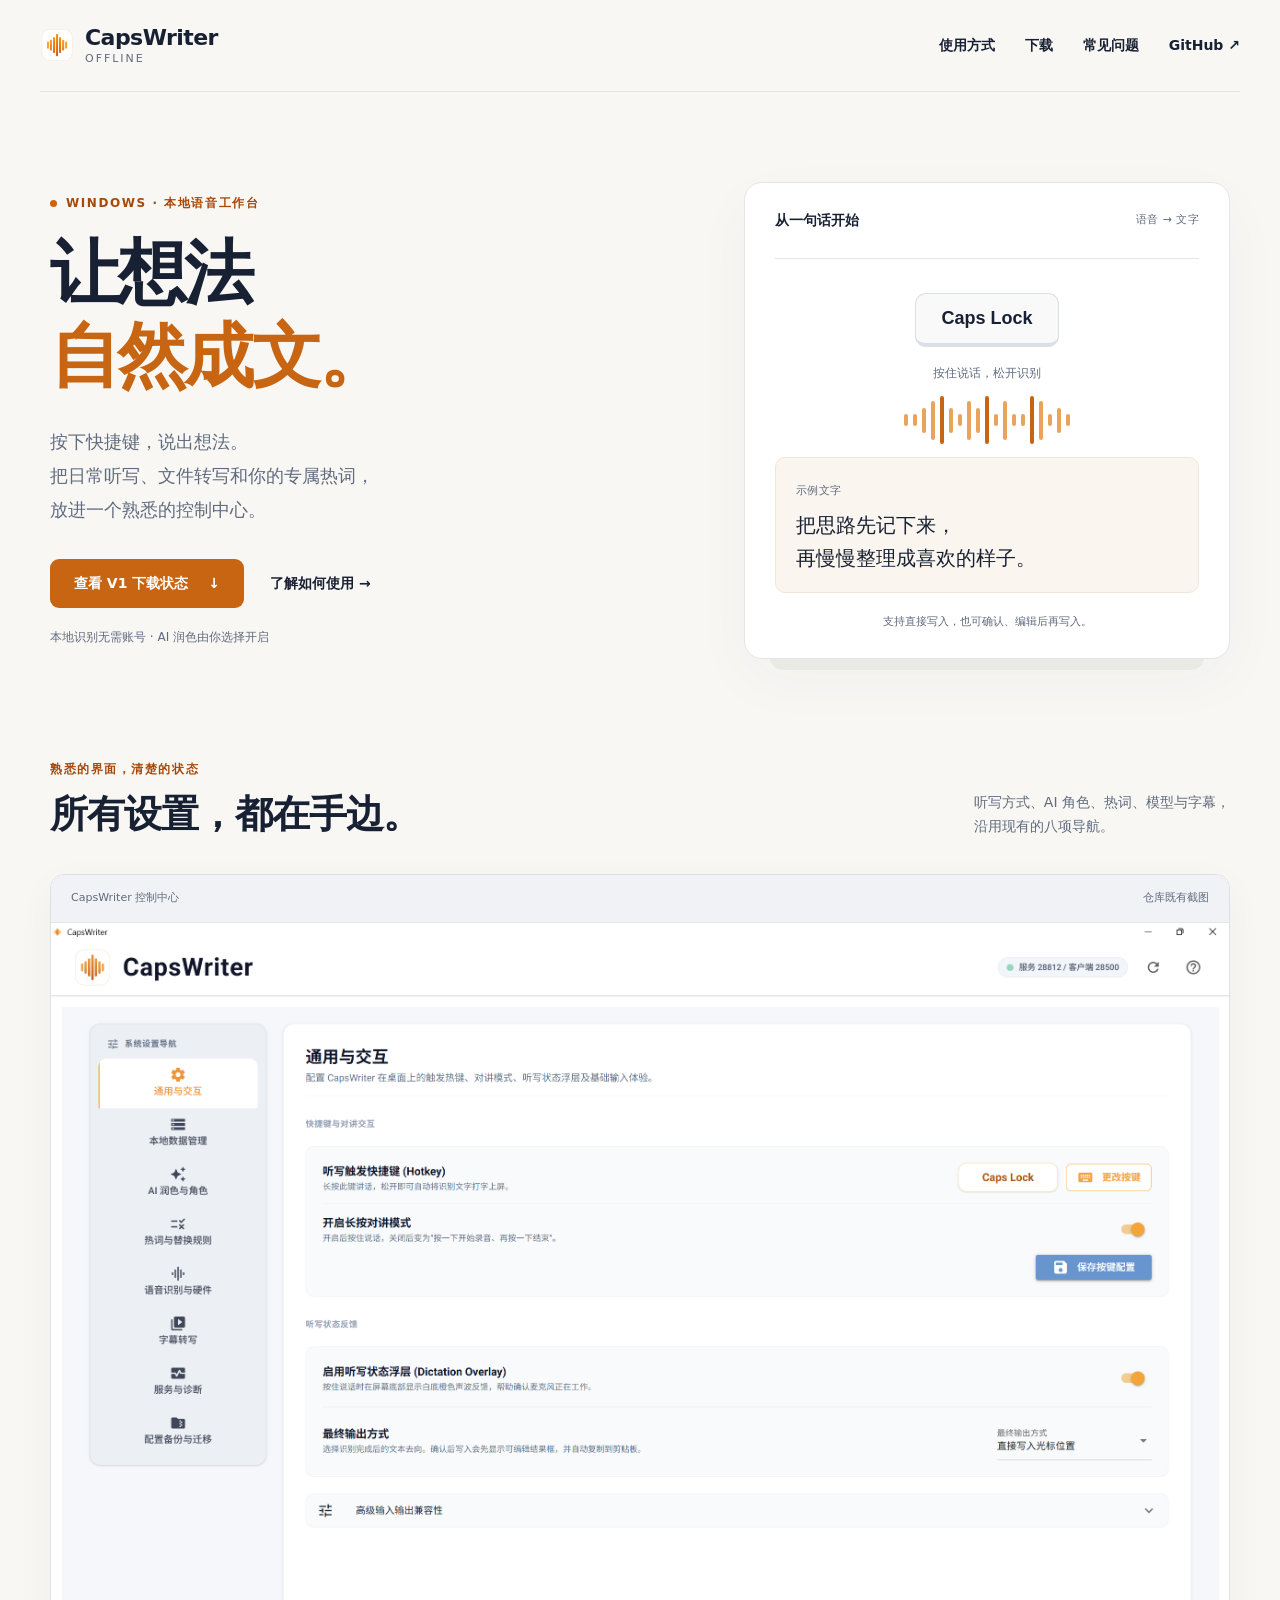
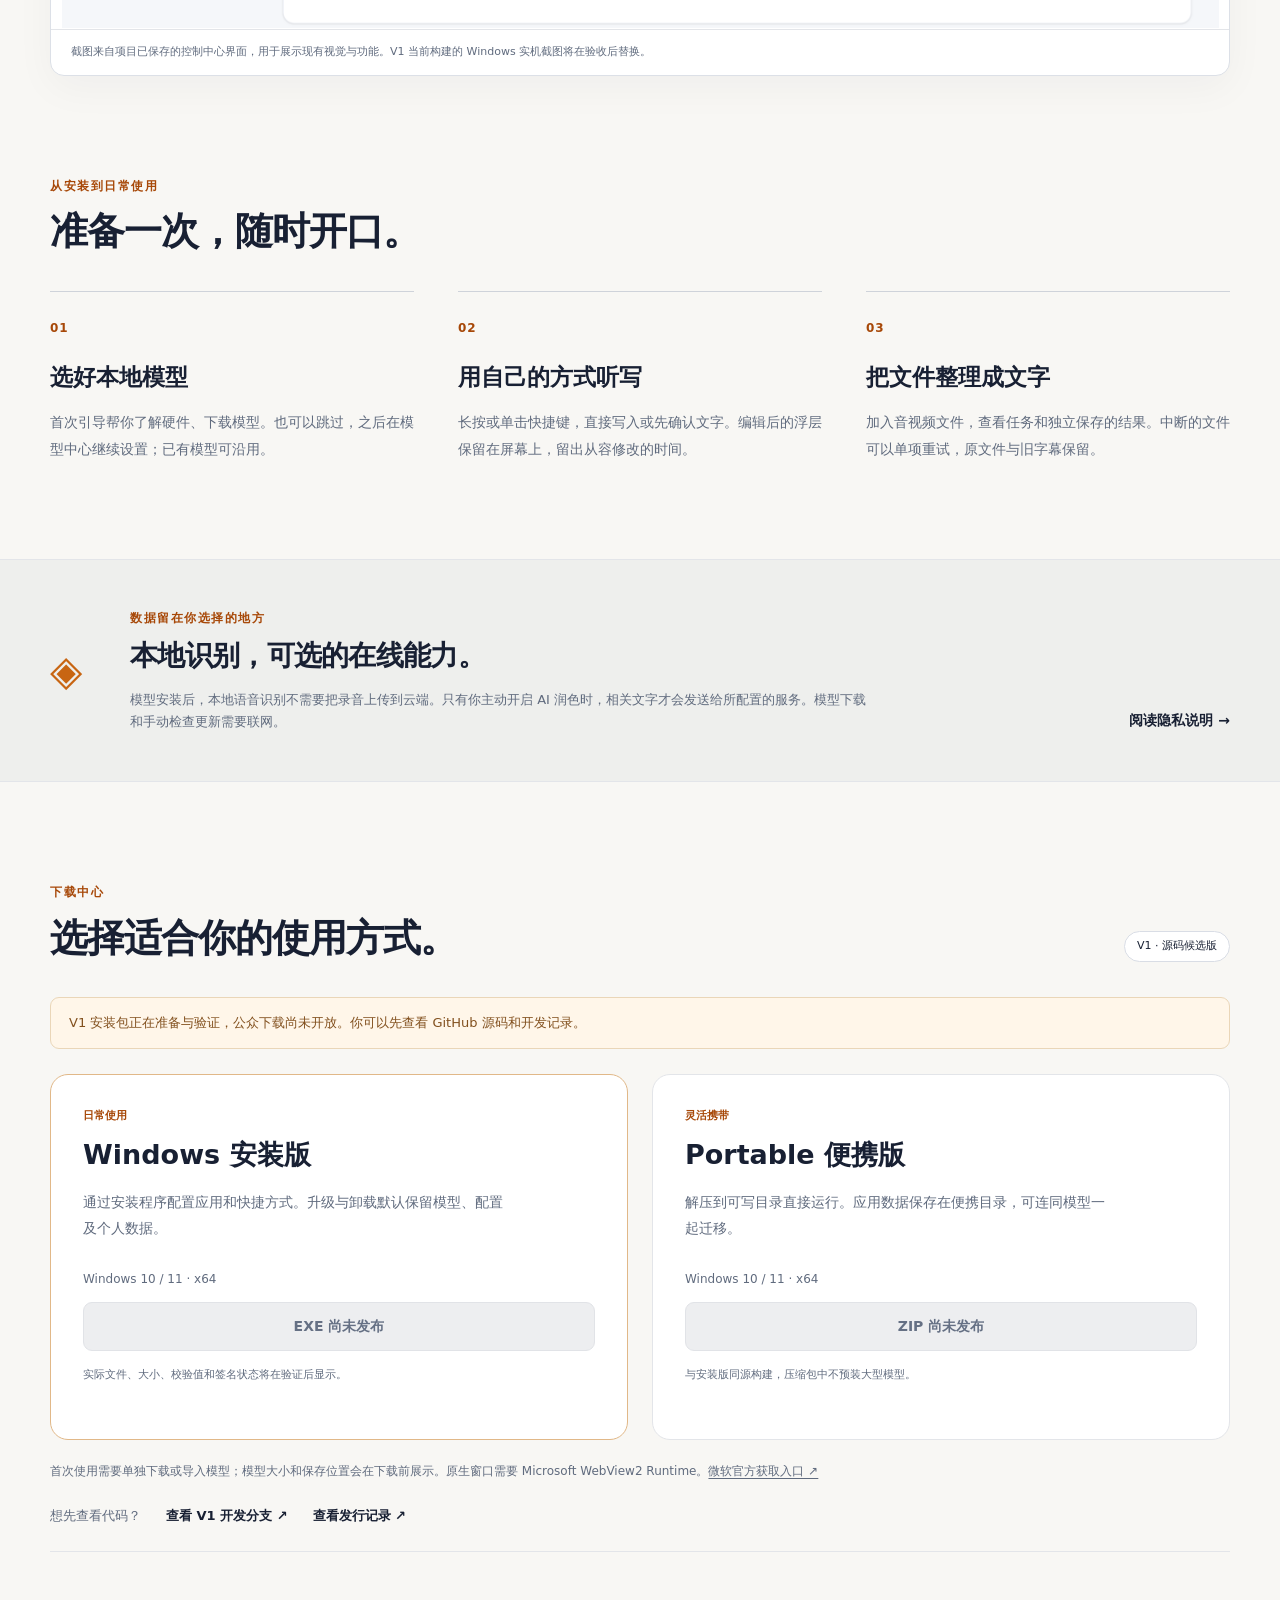
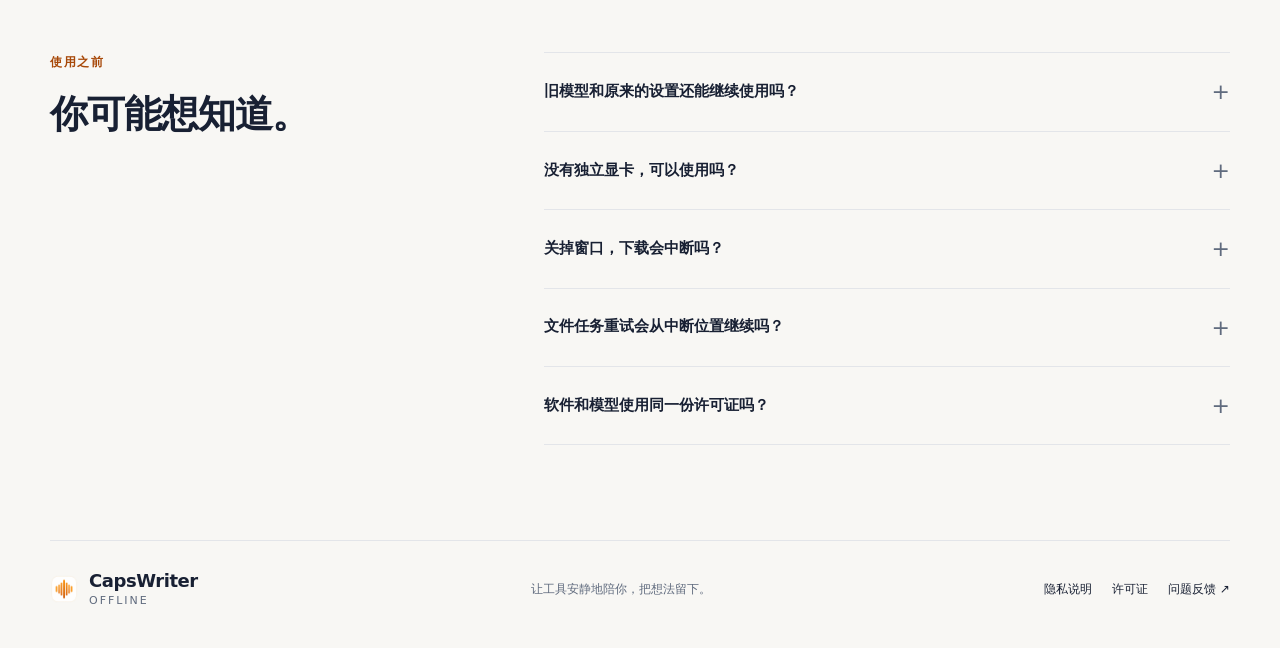
<file: website/index.html>
<!doctype html>
<html lang="zh-CN">
<head>
  <meta charset="utf-8">
  <meta name="viewport" content="width=device-width, initial-scale=1">
  <meta name="description" content="CapsWriter Offline：面向 Windows 的本地语音输入与文件转写。保留熟悉的控制中心，加入首次引导、模型中心和安全的任务恢复。">
  <meta name="theme-color" content="#f8f7f4">
  <title>CapsWriter Offline · 让想法自然成文</title>
  <link rel="icon" href="assets/capswriter_logo.png" type="image/png">
  <link rel="stylesheet" href="style.css">
  <script src="release.js" defer></script>
</head>
<body>
  <a class="skip-link" href="#main">跳转到主要内容</a>
  <header class="site-header">
    <a class="brand" href="#" aria-label="CapsWriter 首页"><img src="assets/capswriter_logo.png" width="34" height="34" alt=""><span>CapsWriter<span class="brand-suffix">Offline</span></span></a>
    <nav aria-label="主导航"><a href="#workflow">使用方式</a><a href="#download">下载</a><a href="#questions">常见问题</a><a href="https://github.com/qianxiaohuaqi-design/CapsWriter-Offline" target="_blank" rel="noopener noreferrer">GitHub <span aria-hidden="true">↗</span></a></nav>
  </header>
  <main id="main">
    <section class="hero wrap" aria-labelledby="hero-title">
      <div class="hero-copy">
        <p class="eyebrow"><span class="status-dot" aria-hidden="true"></span> WINDOWS · 本地语音工作台</p>
        <h1 id="hero-title">让想法<br><span>自然成文。</span></h1>
        <p class="hero-intro">按下快捷键，说出想法。<br>把日常听写、文件转写和你的专属热词，<br class="desktop-only">放进一个熟悉的控制中心。</p>
        <div class="hero-actions"><a class="button primary" href="#download">查看 V1 下载状态 <span aria-hidden="true">↓</span></a><a class="text-link" href="#workflow">了解如何使用 <span aria-hidden="true">→</span></a></div>
        <p class="hero-note">本地识别无需账号 · AI 润色由你选择开启</p>
      </div>
      <aside class="hero-aside" aria-label="一次听写的流程">
        <div class="aside-top"><span>从一句话开始</span><span class="small-label">语音 → 文字</span></div>
        <div class="key-display"><kbd>Caps Lock</kbd><span>按住说话，松开识别</span></div>
        <div class="wave" aria-hidden="true"><i></i><i></i><i></i><i></i><i></i><i></i><i></i><i></i><i></i><i></i><i></i><i></i><i></i><i></i><i></i><i></i><i></i><i></i><i></i></div>
        <div class="example-result"><span class="small-label">示例文字</span><p>把思路先记下来，<br>再慢慢整理成喜欢的样子。</p></div>
        <p class="aside-foot">支持直接写入，也可确认、编辑后再写入。</p>
      </aside>
    </section>
    <section class="product wrap" aria-labelledby="product-title">
      <div class="section-heading"><div><p class="eyebrow">熟悉的界面，清楚的状态</p><h2 id="product-title">所有设置，都在手边。</h2></div><p>听写方式、AI 角色、热词、模型与字幕，<br>沿用现有的八项导航。</p></div>
      <figure class="screenshot"><div class="screenshot-bar"><span>CapsWriter 控制中心</span><span>仓库既有截图</span></div><img src="assets/control-center-preview.png" alt="CapsWriter 现有浅色控制中心：左侧八项导航，右侧快捷键、听写浮层与输出方式设置" width="2560" height="1536" loading="lazy"><figcaption>截图来自项目已保存的控制中心界面，用于展示现有视觉与功能。V1 当前构建的 Windows 实机截图将在验收后替换。</figcaption></figure>
    </section>
    <section class="workflow wrap" id="workflow" aria-labelledby="workflow-title">
      <div class="section-heading"><div><p class="eyebrow">从安装到日常使用</p><h2 id="workflow-title">准备一次，随时开口。</h2></div></div>
      <div class="steps">
        <article><span class="step-number">01</span><h3>选好本地模型</h3><p>首次引导帮你了解硬件、下载模型。也可以跳过，之后在模型中心继续设置；已有模型可沿用。</p></article>
        <article><span class="step-number">02</span><h3>用自己的方式听写</h3><p>长按或单击快捷键，直接写入或先确认文字。编辑后的浮层保留在屏幕上，留出从容修改的时间。</p></article>
        <article><span class="step-number">03</span><h3>把文件整理成文字</h3><p>加入音视频文件，查看任务和独立保存的结果。中断的文件可以单项重试，原文件与旧字幕保留。</p></article>
      </div>
    </section>
    <section class="privacy-band">
      <div class="wrap privacy-content"><div class="privacy-icon" aria-hidden="true">◈</div><div><p class="eyebrow">数据留在你选择的地方</p><h2>本地识别，可选的在线能力。</h2><p>模型安装后，本地语音识别不需要把录音上传到云端。只有你主动开启 AI 润色时，相关文字才会发送给所配置的服务。模型下载和手动检查更新需要联网。</p></div><a class="text-link" href="privacy.html">阅读隐私说明 <span aria-hidden="true">→</span></a></div>
    </section>
    <section class="download wrap" id="download" aria-labelledby="download-title">
      <div class="section-heading"><div><p class="eyebrow">下载中心</p><h2 id="download-title">选择适合你的使用方式。</h2></div><span id="release-version" class="version-tag">V1 · 源码候选版</span></div>
      <p id="release-status" class="release-notice" role="status">V1 安装包正在准备与验证，公众下载尚未开放。你可以先查看 GitHub 源码和开发记录。</p>
      <div class="download-grid">
        <article class="download-card featured"><div class="card-label">日常使用</div><h3>Windows 安装版</h3><p>通过安装程序配置应用和快捷方式。升级与卸载默认保留模型、配置及个人数据。</p><div class="platform">Windows 10 / 11 · x64</div><a id="download-installer" class="button primary unavailable" role="link" aria-disabled="true" tabindex="-1">EXE 尚未发布</a><p id="installer-detail" class="artifact-detail">实际文件、大小、校验值和签名状态将在验证后显示。</p></article>
        <article class="download-card"><div class="card-label">灵活携带</div><h3>Portable 便携版</h3><p>解压到可写目录直接运行。应用数据保存在便携目录，可连同模型一起迁移。</p><div class="platform">Windows 10 / 11 · x64</div><a id="download-portable" class="button secondary unavailable" role="link" aria-disabled="true" tabindex="-1">ZIP 尚未发布</a><p id="portable-detail" class="artifact-detail">与安装版同源构建，压缩包中不预装大型模型。</p></article>
      </div>
      <p class="download-fine">首次使用需要单独下载或导入模型；模型大小和保存位置会在下载前展示。原生窗口需要 Microsoft WebView2 Runtime。<a href="https://developer.microsoft.com/microsoft-edge/webview2/" target="_blank" rel="noopener noreferrer">微软官方获取入口 ↗</a></p>
      <div class="source-row"><span>想先查看代码？</span><a href="https://github.com/qianxiaohuaqi-design/CapsWriter-Offline/tree/feat/capswriter-v1-20261122" target="_blank" rel="noopener noreferrer">查看 V1 开发分支 ↗</a><a href="https://github.com/qianxiaohuaqi-design/CapsWriter-Offline/releases" target="_blank" rel="noopener noreferrer">查看发行记录 ↗</a></div>
      <noscript><p>下载核验信息需要 JavaScript。请前往项目 GitHub 发行页核对文件与 SHA-256；本页不会直接提供未经核验的下载。</p></noscript>
    </section>
    <section class="faq wrap" id="questions" aria-labelledby="faq-title"><div><p class="eyebrow">使用之前</p><h2 id="faq-title">你可能想知道。</h2></div><div class="faq-list">
      <details><summary>旧模型和原来的设置还能继续使用吗？</summary><p>V1 保留原有识别引擎、输入模式、AI 角色、热词与历史功能。升级应先备份；检测到已有模型时进入常规界面，模型加载失败会提示修复，不会擅自切换成新下载的模型。</p></details>
      <details><summary>没有独立显卡，可以使用吗？</summary><p>支持的本地引擎可以使用 CPU。模型中心会根据实际可用后端给出保守建议，你也可以手动选择。具体速度取决于设备、模型和音频，网站不承诺未经实测的性能。</p></details>
      <details><summary>关掉窗口，下载会中断吗？</summary><p>关闭控制中心窗口后，只要应用仍在托盘后台运行，模型下载继续。选择完全退出时会安全暂停，之后重新打开可恢复。转写任务若不能安全留在后台，会在关闭前给出明确提示。</p></details>
      <details><summary>文件任务重试会从中断位置继续吗？</summary><p>重试会按原模型与参数从该文件开头重新转写，不承诺精确音频断点续写。每次运行使用独立产物目录，保留以前成功生成的结果。</p></details>
      <details><summary>软件和模型使用同一份许可证吗？</summary><p>项目源码使用仓库中的 MIT 许可证；第三方依赖和语音模型分别适用各自许可。模型中心会展示具体模型的来源与许可。请在使用和再分发前查看相应说明。</p></details>
    </div></section>
  </main>
  <footer class="wrap site-footer"><a class="brand" href="#"><img src="assets/capswriter_logo.png" width="28" height="28" alt=""><span>CapsWriter<span class="brand-suffix">Offline</span></span></a><p>让工具安静地陪你，把想法留下。</p><nav aria-label="页脚导航"><a href="privacy.html">隐私说明</a><a href="licenses.html">许可证</a><a href="https://github.com/qianxiaohuaqi-design/CapsWriter-Offline/issues" target="_blank" rel="noopener noreferrer">问题反馈 ↗</a></nav></footer>
</body>
</html>
</file>
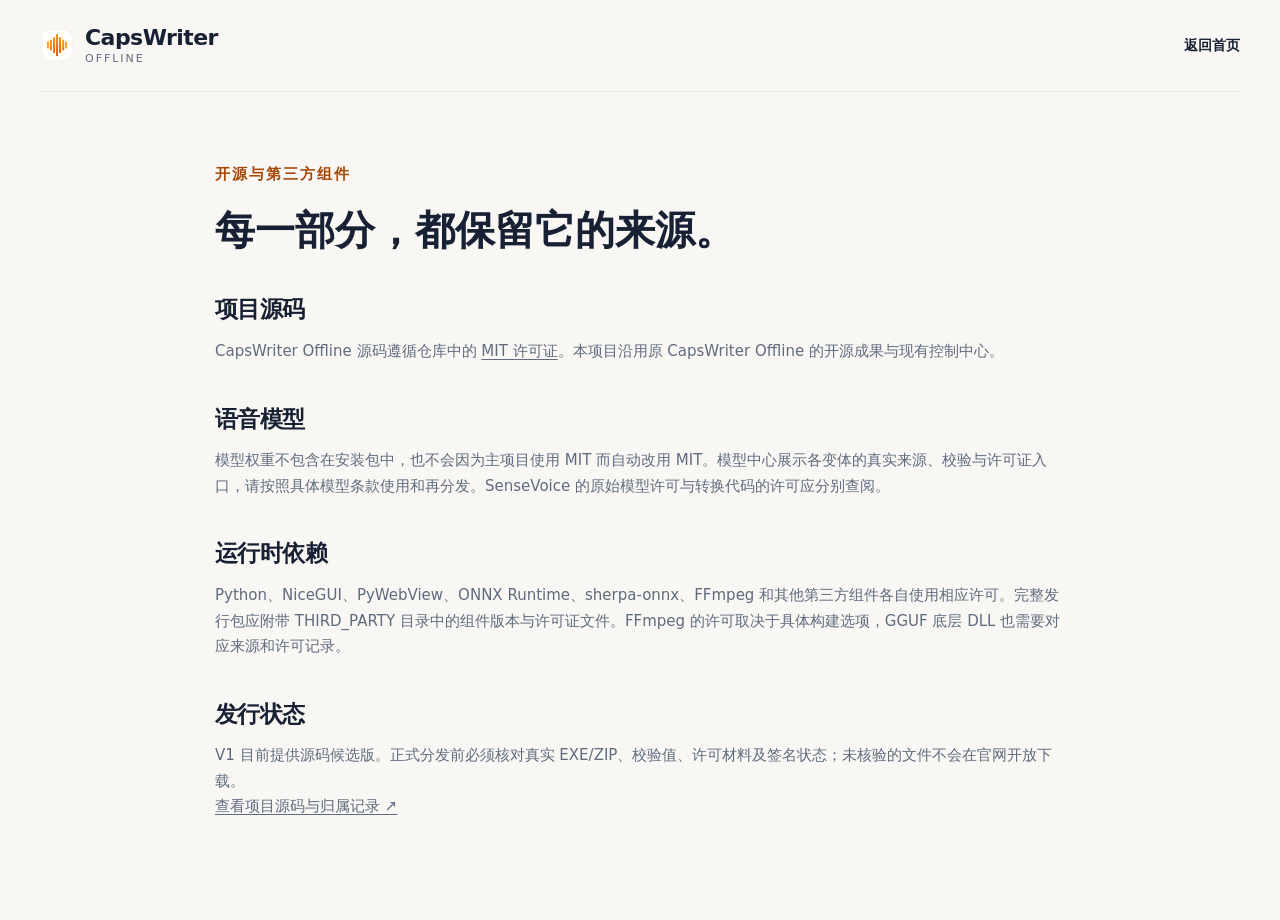
<file: website/licenses.html>
<!doctype html><html lang="zh-CN"><head><meta charset="utf-8"><meta name="viewport" content="width=device-width, initial-scale=1"><title>许可证 · CapsWriter Offline</title><link rel="stylesheet" href="style.css"></head><body><header class="site-header"><a class="brand" href="index.html"><img src="assets/capswriter_logo.png" width="34" height="34" alt=""><span>CapsWriter<span class="brand-suffix">Offline</span></span></a><a class="text-link" href="index.html">返回首页</a></header><main class="wrap legal"><p class="eyebrow">开源与第三方组件</p><h1>每一部分，都保留它的来源。</h1><h2>项目源码</h2><p>CapsWriter Offline 源码遵循仓库中的 <a href="https://github.com/qianxiaohuaqi-design/CapsWriter-Offline/blob/master/LICENSE" target="_blank" rel="noopener noreferrer">MIT 许可证</a>。本项目沿用原 CapsWriter Offline 的开源成果与现有控制中心。</p><h2>语音模型</h2><p>模型权重不包含在安装包中，也不会因为主项目使用 MIT 而自动改用 MIT。模型中心展示各变体的真实来源、校验与许可证入口，请按照具体模型条款使用和再分发。SenseVoice 的原始模型许可与转换代码的许可应分别查阅。</p><h2>运行时依赖</h2><p>Python、NiceGUI、PyWebView、ONNX Runtime、sherpa-onnx、FFmpeg 和其他第三方组件各自使用相应许可。完整发行包应附带 THIRD_PARTY 目录中的组件版本与许可证文件。FFmpeg 的许可取决于具体构建选项，GGUF 底层 DLL 也需要对应来源和许可记录。</p><h2>发行状态</h2><p>V1 目前提供源码候选版。正式分发前必须核对真实 EXE/ZIP、校验值、许可材料及签名状态；未核验的文件不会在官网开放下载。</p><p><a href="https://github.com/qianxiaohuaqi-design/CapsWriter-Offline" target="_blank" rel="noopener noreferrer">查看项目源码与归属记录 ↗</a></p></main></body></html>
</file>
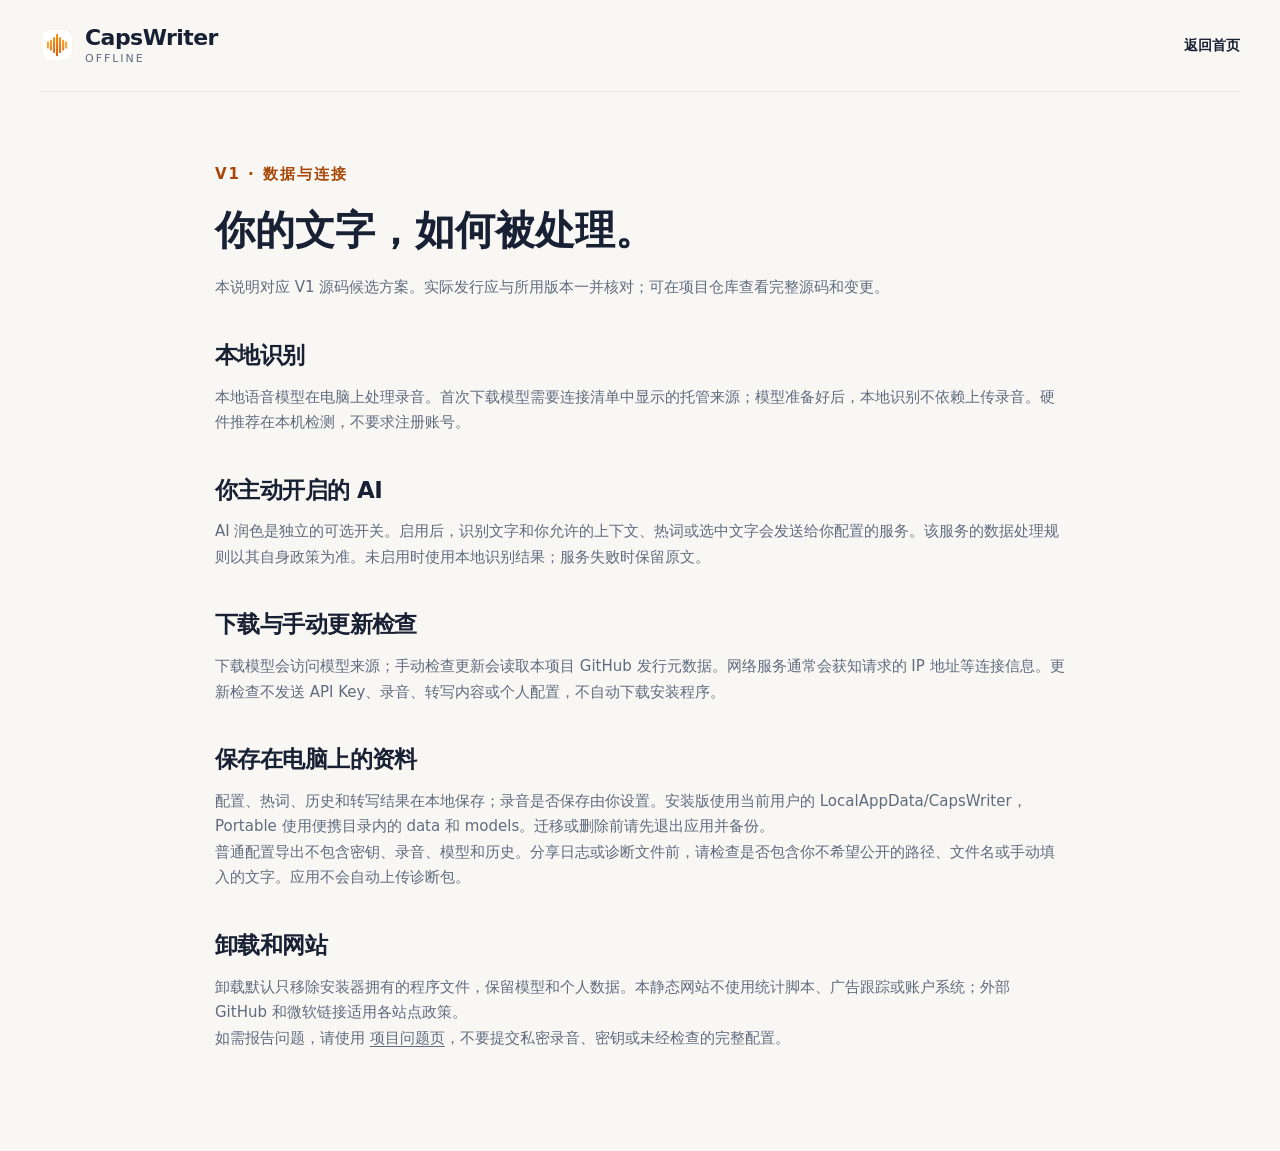
<file: website/privacy.html>
<!doctype html><html lang="zh-CN"><head><meta charset="utf-8"><meta name="viewport" content="width=device-width, initial-scale=1"><title>隐私说明 · CapsWriter Offline</title><link rel="stylesheet" href="style.css"></head><body><header class="site-header"><a class="brand" href="index.html"><img src="assets/capswriter_logo.png" width="34" height="34" alt=""><span>CapsWriter<span class="brand-suffix">Offline</span></span></a><a class="text-link" href="index.html">返回首页</a></header><main class="wrap legal"><p class="eyebrow">V1 · 数据与连接</p><h1>你的文字，如何被处理。</h1><p>本说明对应 V1 源码候选方案。实际发行应与所用版本一并核对；可在项目仓库查看完整源码和变更。</p><h2>本地识别</h2><p>本地语音模型在电脑上处理录音。首次下载模型需要连接清单中显示的托管来源；模型准备好后，本地识别不依赖上传录音。硬件推荐在本机检测，不要求注册账号。</p><h2>你主动开启的 AI</h2><p>AI 润色是独立的可选开关。启用后，识别文字和你允许的上下文、热词或选中文字会发送给你配置的服务。该服务的数据处理规则以其自身政策为准。未启用时使用本地识别结果；服务失败时保留原文。</p><h2>下载与手动更新检查</h2><p>下载模型会访问模型来源；手动检查更新会读取本项目 GitHub 发行元数据。网络服务通常会获知请求的 IP 地址等连接信息。更新检查不发送 API Key、录音、转写内容或个人配置，不自动下载安装程序。</p><h2>保存在电脑上的资料</h2><p>配置、热词、历史和转写结果在本地保存；录音是否保存由你设置。安装版使用当前用户的 LocalAppData/CapsWriter，Portable 使用便携目录内的 data 和 models。迁移或删除前请先退出应用并备份。</p><p>普通配置导出不包含密钥、录音、模型和历史。分享日志或诊断文件前，请检查是否包含你不希望公开的路径、文件名或手动填入的文字。应用不会自动上传诊断包。</p><h2>卸载和网站</h2><p>卸载默认只移除安装器拥有的程序文件，保留模型和个人数据。本静态网站不使用统计脚本、广告跟踪或账户系统；外部 GitHub 和微软链接适用各站点政策。</p><p>如需报告问题，请使用 <a href="https://github.com/qianxiaohuaqi-design/CapsWriter-Offline/issues" target="_blank" rel="noopener noreferrer">项目问题页</a>，不要提交私密录音、密钥或未经检查的完整配置。</p></main></body></html>
</file>
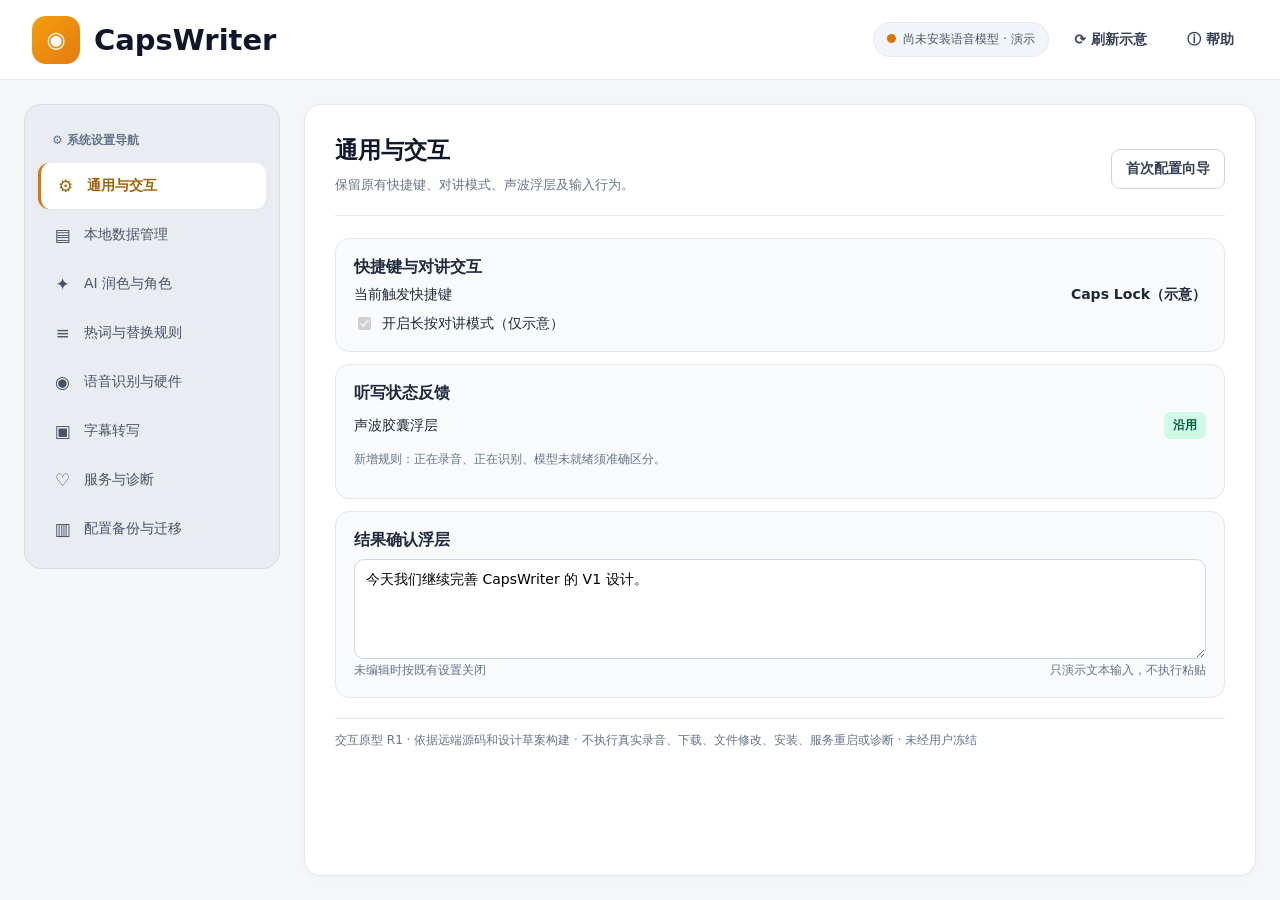
<file: docs/项目管理/设计/prototypes/capswriter-v1-control-center-ui-r1.html>
<!doctype html>
<html lang="zh-CN"><head><meta charset="UTF-8"><meta name="viewport" content="width=device-width,initial-scale=1"><title>CapsWriter V1｜控制中心交互原型 R1</title>
<style>
:root{font-family:system-ui,-apple-system,"Segoe UI","Microsoft YaHei",sans-serif;color:#1e293b;background:#f5f6f8;font-size:14px}*{box-sizing:border-box}body{margin:0}button,input,textarea{font:inherit}button{cursor:pointer}.topbar{height:80px;display:flex;justify-content:space-between;align-items:center;background:white;border-bottom:1px solid #e2e8f0;padding:8px 32px;gap:16px}.brand{font-size:29px;font-weight:800;display:flex;align-items:center;gap:14px;color:#0f172a}.logo{width:48px;height:48px;display:grid;place-items:center;color:#fff;border-radius:14px;background:linear-gradient(135deg,#f59e0b,#e47b11);font-size:22px}.top-right{display:flex;align-items:center;gap:12px;flex-wrap:wrap}.pill{background:#f1f5f9;border:1px solid #e2e8f0;border-radius:100px;padding:8px 13px;font-size:12px;color:#475569}.dot{width:9px;height:9px;display:inline-block;margin-right:7px;background:#d97706;border-radius:50%}.dot.ready{background:#10b981}.button{border:1px solid #cbd5e1;border-radius:9px;padding:10px 14px;background:#fff;color:#334155;font-weight:650}.button:hover{border-color:#f59e0b}.button.primary{background:#d97706;color:#fff;border-color:#d97706}.button.ghost{background:transparent;border:0}.button.danger{color:#b91c1c;border-color:#fecaca}.button:disabled{opacity:.5;cursor:not-allowed}.wrap{display:flex;align-items:stretch;gap:24px;padding:24px;max-width:1570px;margin:auto;height:calc(100vh - 80px)}aside{width:256px;flex:none;background:#e9edf2;border:1px solid #d6dce5;border-radius:17px;padding:13px;align-self:flex-start;max-height:100%;overflow:auto}.aside-title{color:#64748b;font-size:12px;font-weight:700;padding:14px}.nav{display:flex;align-items:center;width:100%;text-align:left;gap:11px;border:0;border-radius:11px;padding:13px 14px;background:transparent;color:#475569;margin-bottom:3px}.nav.active{background:#fff;color:#a16207;font-weight:750;border-left:3px solid #d97706;box-shadow:0 1px 3px #00000008}.nav:hover{background:#fff}.nav span:first-child{width:21px;text-align:center;font-size:17px}main{background:#fff;border:1px solid #e2e8f0;border-radius:17px;box-shadow:0 2px 9px #00000006;padding:30px;flex:1;min-width:0;overflow:auto}.heading{border-bottom:1px solid #e2e8f0;padding-bottom:20px;margin-bottom:22px;display:flex;align-items:flex-start;justify-content:space-between;gap:20px}.heading h1{margin:0 0 8px;font-size:23px;color:#0f172a}.sub{color:#64748b;font-size:13px;margin:0;line-height:1.65}.grid{display:grid;grid-template-columns:repeat(2,minmax(0,1fr));gap:14px}.card{background:#f8fafc;border:1px solid #e2e8f0;border-radius:14px;padding:18px;margin:12px 0}.card.white{background:#fff}.card h3{font-size:16px;margin:0 0 8px}.row{display:flex;justify-content:space-between;align-items:center;gap:10px;flex-wrap:wrap}.small{font-size:12px;color:#64748b}.tag{font-size:12px;border-radius:6px;padding:5px 9px;background:#fef3c7;color:#92400e;font-weight:650}.tag.ok{background:#d1fae5;color:#065f46}.tag.warn{background:#fee2e2;color:#991b1b}.actions{display:flex;gap:8px;flex-wrap:wrap;margin-top:14px}.bar{height:8px;border-radius:50px;background:#f1e5d1;overflow:hidden}.bar>div{background:#e6a23c;height:100%;width:0;transition:width .2s}.tabs{display:flex;flex-wrap:wrap;gap:8px;margin-bottom:12px}.tabs button.active{background:#fef3c7;border-color:#f59e0b;color:#92400e}.steps{display:flex;gap:5px;margin:16px 0}.steps span{flex:1;height:7px;border-radius:50px;background:#e2e8f0}.steps span.done{background:#d97706}.notice{background:#fffbeb;border:1px solid #fde68a;padding:13px 16px;border-radius:10px;color:#78350f;line-height:1.5}.muted{color:#64748b}label{display:flex;gap:8px;align-items:center;margin-top:10px}.footer-note{font-size:12px;color:#64748b;margin-top:20px;border-top:1px solid #e2e8f0;padding-top:13px}hr{border:0;border-top:1px solid #e2e8f0;margin:18px 0}textarea{width:100%;min-height:100px;border:1px solid #cbd5e1;border-radius:10px;padding:11px;resize:vertical}.spaced{margin:16px 0}.model{background:white;border:1px solid #e2e8f0;padding:14px;border-radius:12px;margin-top:9px}.model .name{font-weight:700}.checkbox{accent-color:#d97706}button:focus-visible{outline:3px solid #fbbf24;outline-offset:2px}@media(max-width:920px){.wrap{height:auto;min-height:calc(100vh - 80px);display:block;padding:12px}aside{width:100%;max-height:none;display:flex;overflow:auto;gap:5px;margin-bottom:12px}.aside-title{display:none}.nav{white-space:nowrap;width:auto;margin:0}main{padding:18px;min-height:590px}.topbar{height:auto;min-height:72px;padding:10px 15px}.brand{font-size:22px}.top-right{gap:6px}.grid{grid-template-columns:1fr}}
</style></head><body>
<header class="topbar"><div class="brand"><span class="logo">◉</span>CapsWriter</div><div class="top-right"><span class="pill" id="headerStatus"></span><button class="button ghost" onclick="render()">⟳ 刷新示意</button><button class="button ghost" onclick="alert('仅展示原型。真实软件使用说明仍位于现有控制中心。')">ⓘ 帮助</button></div></header>
<div class="wrap"><aside id="sidebar"><div class="aside-title">⚙ 系统设置导航</div></aside><main id="panel" aria-live="polite"></main></div>
<script>
const nav=[['general','⚙','通用与交互'],['data','▤','本地数据管理'],['ai','✦','AI 润色与角色'],['hot','≡','热词与替换规则'],['model','◉','语音识别与硬件'],['file','▣','字幕转写'],['service','♡','服务与诊断'],['backup','▥','配置备份与迁移']];
const steps=[['欢迎与环境检查','检查系统、存储和已有模型。检测失败时仍可继续。'],['选择模型','显示有证据的推荐模型，并允许查看其他候选。'],['下载与安装','模型下载、内容校验和安装是三个独立阶段。'],['麦克风测试','必须由用户主动开始试录；不默认上传或保存音频。'],['听写快捷键','沿用既有按住/单击模式与输出偏好。'],['开始使用','只有真实模型与听写客户端就绪时才显示可听写。']];
const messages={missing:['尚未安装语音模型','进入模型中心安装或导入。'],downloading:['正在下载语音模型','示例进度 42%，尚未校验和安装。'],loading:['正在加载语音模型','模型文件可用，Worker 尚未准备好。'],ready:['语音输入已就绪','模型与客户端都已就绪（本页为模拟）。'],failed:['语音识别暂不可用','加载失败，不允许使用旧的就绪状态。']};
let state={page:'general',status:'missing',wizard:-1,wizardResume:0,edited:false,result:'今天我们继续完善 CapsWriter 的 V1 设计。',task:'waiting'};
function esc(s){return String(s).replace(/[&<>"']/g,c=>({'&':'&amp;','<':'&lt;','>':'&gt;','"':'&quot;',"'":'&#39;'}[c]))}
function btn(t,fn,cl=''){return '<button class="button '+cl+'" onclick="'+fn+'">'+t+'</button>'}
function card(title,body,opts=''){return '<section class="card '+opts+'"><h3>'+title+'</h3>'+body+'</section>'}
function heading(title,desc,actions=''){return '<div class="heading"><div><h1>'+title+'</h1><p class="sub">'+desc+'</p></div><div class="actions">'+actions+'</div></div>'}
function switchPage(p){state.page=p;state.wizard=-1;render()}
function setStatus(x){state.status=x;render()}
function wizardStart(){state.wizard=state.wizardResume;render()}
function wizardMove(d){state.wizard=Math.max(0,Math.min(5,state.wizard+d));state.wizardResume=state.wizard;render()}
function wizardExit(completed=false){if(completed)state.wizardResume=0;state.wizard=-1;state.page='general';render()}
function editResult(value){if(value!==state.result)state.edited=true;state.result=value;document.getElementById('editFlag').textContent=state.edited?'已编辑，自动关闭暂停':'未编辑时按既有设置关闭'}
function statusDemo(){return '<div class="tabs">'+[['missing','无模型'],['downloading','下载中'],['loading','加载中'],['ready','已就绪'],['failed','加载失败']].map(([s,t])=>btn(t,"setStatus('"+s+"')",state.status===s?'active':'')).join('')+'</div>'}
function content(){
 if(state.wizard>=0){const st=steps[state.wizard];return heading('首次使用向导','交互原型：六步流程，可在本页会话内跳过后恢复；刷新网页会重置，不执行真实下载、检测或保存。',btn('稍后设置','wizardExit()'))+'<div class="steps">'+steps.map((_,i)=>'<span class="'+(i<=state.wizard?'done':'')+'"></span>').join('')+'</div>'+card('第 '+(state.wizard+1)+' / 6 步 · '+st[0],'<p>'+st[1]+'</p>'+ (state.wizard===2?'<div class="bar"><div style="width:42%"></div></div><p class="small">模拟下载进度 42% · 并非真实下载</p>':'')+(state.wizard===3?'<p class="notice">麦克风测试仅为步骤说明。此原型不会请求系统麦克风权限。</p>':''))+'<div class="actions">'+btn('返回上一步','wizardMove(-1)')+btn(state.wizard===5?'完成并查看控制中心':'下一步',state.wizard===5?'wizardExit(true)':'wizardMove(1)','primary')+btn('稍后设置','wizardExit()')+'</div>'; }
 if(state.page==='general')return heading('通用与交互','保留原有快捷键、对讲模式、声波浮层及输入行为。',btn('首次配置向导','wizardStart()'))+card('快捷键与对讲交互','<div class="row"><span>当前触发快捷键</span><b>Caps Lock（示意）</b></div><label><input class="checkbox" type="checkbox" checked disabled>开启长按对讲模式（仅示意）</label>')+card('听写状态反馈','<div class="row"><span>声波胶囊浮层</span><span class="tag ok">沿用</span></div><p class="small">新增规则：正在录音、正在识别、模型未就绪须准确区分。</p>')+card('结果确认浮层','<textarea oninput="editResult(this.value)">'+esc(state.result)+'</textarea><div class="row"><span class="small" id="editFlag">'+(state.edited?'已编辑，自动关闭暂停':'未编辑时按既有设置关闭')+'</span><span class="small">只演示文本输入，不执行粘贴</span></div>');
 if(state.page==='model'){const [title,desc]=messages[state.status];return heading('语音识别与硬件','现有位置扩展模型中心功能，高级 ASR / ONNX / GPU 设置保留。',btn('打开首次向导','wizardStart()'))+statusDemo()+card('当前识别模型', '<div class="row"><b>'+title+'</b><span class="tag '+(state.status==='ready'?'ok':state.status==='failed'?'warn':'')+'">'+(state.status==='ready'?'就绪':'未就绪')+'</span></div><p class="sub">'+desc+'</p>'+(state.status==='downloading'?'<div class="bar"><div style="width:42%"></div></div><p class="small">42%（模拟）</p>':'')+'<div class="actions">'+btn('安装/查看模型','setStatus(\'downloading\')','primary')+btn('模拟加载','setStatus(\'loading\')')+btn('模拟就绪','setStatus(\'ready\')')+'</div>')+card('模型库（候选）',[['SenseVoice-Small','基础入门候选'],['Fun-ASR-Nano','进阶候选'],['Qwen3-ASR','需区分变体'],['Paraformer','兼容保留']].map(x=>'<div class="model"><div class="row"><span class="name">'+x[0]+'</span><span class="small">'+x[1]+'</span></div></div>').join(''))+card('识别与硬件高级设置','识别语言、ONNX Provider、GGUF/GPU、格式化参数保留在原设置区，待源码实际实现。');
 }
 if(state.page==='service'){const [title,desc]=messages[state.status];return heading('服务与诊断','真实产品应使用统一状态源，而不是仅凭 PID / 端口宣称已就绪。')+statusDemo()+card('当前运行状态','<div class="row"><b>'+title+'</b><span class="tag '+(state.status==='ready'?'ok':state.status==='failed'?'warn':'')+'">'+(state.status==='ready'?'可以听写':'需要检查')+'</span></div><p class="sub">'+desc+'</p>')+'<div class="grid">'+card('ASR 服务端','<p class="small">进程在线不能直接等于模型就绪</p>','white')+card('模型 Worker','<p class="small">当前会话：'+(state.status==='ready'?'就绪':state.status==='missing'?'无模型':'未就绪')+'</p>','white')+card('听写客户端','<p class="small">须验证实际连接与快捷键</p>','white')+card('软件维护','<p class="small">检查更新和安全手动升级指引（待实施）</p>','white')+'</div>'+card('服务操作','启动缺失组件、分别重启 ASR/客户端、日志入口、完全退出等旧功能保留。');
 }
 if(state.page==='file')return heading('字幕转写','原有单文件、批量、输出格式、TXT + JSON 重建 SRT 全部保留。')+card('添加音视频文件','<div class="row"><span>此原型不会访问本机文件</span>'+btn('模拟加入任务','state.task=\'waiting\';render()')+'</div>')+card('任务列表','<div class="row"><b>课程录屏.mp4（示例）</b><span class="tag">'+({waiting:'排队中',running:'转写中',done:'已完成',cancelled:'已取消'}[state.task])+'</span></div><div class="actions">'+btn('模拟开始','state.task=\'running\';render()')+btn('模拟完成','state.task=\'done\';render()')+btn('模拟取消','state.task=\'cancelled\';render()','danger')+'</div>')+card('字幕修复','TXT + JSON → 生成独立版本的 SRT；原始媒体与既有文件不能被覆盖。');
 if(state.page==='data')return heading('本地数据管理','保留历史搜索、日记、录音、转写输出与日志管理。')+card('输入历史','可搜索、复制和查看原始/最终文本。清空历史不删除日记和录音。')+card('录音与日记','独立管理，清理前明确显示具体影响范围。')+card('清理数据','需要单独预览和确认，不与卸载应用混为一谈。');
 if(state.page==='ai')return heading('AI 润色与角色','本地离线听写不要求填写在线 AI API。')+card('默认 AI 润色','启用前由用户配置 API 档案，告知在线 AI 将发送所处理的文字。')+card('API 档案与角色','保留服务商、模型、触发词、系统提示词、绑定及独立输出浮层。')+card('处理失败','在线调用失败时保留原始 ASR 结果，不静默改成直接写入。');
 if(state.page==='hot')return heading('热词与替换规则','保留热词/正则文本编辑、阈值、启用开关和备份。')+card('热词与规则编辑','<textarea readonly>CapsWriter | Caps Rider\nSenseVoice-Small</textarea><p class="small">无效规则显示行号；外部文件已修改则提示冲突。</p>');
 if(state.page==='backup')return heading('配置备份与迁移','保留导入、导出、自动备份及历史版本恢复。')+card('导入前变更预览','<label><input type="checkbox" checked class="checkbox">通用和模型设置</label><label><input type="checkbox" checked class="checkbox">热词与替换规则</label><label><input type="checkbox" checked class="checkbox">AI 档案结构与角色</label><p class="small">无真实文件；不会应用任何配置。</p>')+card('默认不导出的内容','API Key、录音、个人历史、日记、模型文件和日志。');
 return '';
}
function render(){
 document.getElementById('sidebar').innerHTML='<div class="aside-title">⚙ 系统设置导航</div>'+nav.map(([id,ic,t])=>'<button class="nav '+(state.page===id&&state.wizard<0?'active':'')+'" onclick="switchPage(\''+id+'\')"><span>'+ic+'</span>'+t+'</button>').join('');
 document.getElementById('headerStatus').innerHTML='<span class="dot '+(state.status==='ready'?'ready':'')+'"></span>'+esc(messages[state.status][0])+' · 演示';
 document.getElementById('panel').innerHTML=content()+'<p class="footer-note">交互原型 R1 · 依据远端源码和设计草案构建 · 不执行真实录音、下载、文件修改、安装、服务重启或诊断 · 未经用户冻结</p>';
}
render();
</script></body></html>
</file>
<file: website/style.css>
:root{color-scheme:light;--ink:#182033;--muted:#606b7e;--orange:#c86512;--orange-dark:#a74808;--line:#e3e5e9;--paper:#fff;--background:#f8f7f4;--soft:#f1f3f7;--radius:18px}*{box-sizing:border-box}html{scroll-behavior:smooth;scroll-padding-top:100px}body{margin:0;background:var(--background);color:var(--ink);font-family:Inter,"Segoe UI","Microsoft YaHei",system-ui,sans-serif;line-height:1.7;-webkit-font-smoothing:antialiased}a{color:inherit;text-decoration:none}button,a,summary{-webkit-tap-highlight-color:transparent}a:focus-visible,summary:focus-visible{outline:3px solid var(--orange);outline-offset:5px}img{max-width:100%;height:auto;display:block}h1,h2,h3,p,figure{margin:0}h1,h2,h3{line-height:1.25}h2{font-size:clamp(26px,3vw,38px);letter-spacing:-.025em}h3{font-size:23px}.wrap{width:min(1180px,calc(100% - 80px));margin-inline:auto}.skip-link{position:fixed;top:10px;left:10px;z-index:20;padding:12px;background:var(--ink);color:white;transform:translateY(-180%)}.skip-link:focus{transform:none}.site-header{display:flex;align-items:center;justify-content:space-between;gap:24px;width:min(1340px,calc(100% - 80px));margin:auto;padding:25px 0;border-bottom:1px solid var(--line)}.brand{display:flex;align-items:center;gap:11px;font-size:22px;line-height:1.15;font-weight:700;letter-spacing:-.025em}.brand img{object-fit:contain}.brand-suffix{font-size:11px;display:block;color:var(--muted);font-weight:500;letter-spacing:.18em;text-transform:uppercase;margin-top:3px}.site-header nav{display:flex;gap:30px;align-items:center;font-size:14px;font-weight:600}.site-header nav a:hover,.text-link:hover,.source-row a:hover,.site-footer a:hover{color:var(--orange-dark)}.hero{padding-top:90px;padding-bottom:100px;display:grid;grid-template-columns:1.1fr .9fr;gap:100px;align-items:center}.eyebrow{font-size:12px;font-weight:700;letter-spacing:.13em;color:var(--orange-dark);margin-bottom:18px;display:flex;align-items:center;gap:9px}.status-dot{width:7px;height:7px;border-radius:50%;background:var(--orange);display:inline-block}.hero h1{font-size:clamp(46px,5.5vw,76px);line-height:1.18;font-weight:750;letter-spacing:-.04em}.hero h1 span{color:var(--orange)}.hero-intro{margin-top:27px;font-size:18px;color:var(--muted);line-height:1.9}.hero-actions{display:flex;align-items:center;gap:26px;margin-top:32px;flex-wrap:wrap}.button{display:inline-flex;align-items:center;justify-content:center;gap:20px;padding:13px 23px;border:1px solid transparent;border-radius:9px;font-size:14px;font-weight:650;line-height:1.5;transition:background .15s,transform .15s}.button:hover:not(.unavailable){transform:translateY(-1px)}.primary{color:#fff;background:var(--orange)}.primary:hover:not(.unavailable){background:var(--orange-dark)}.secondary{color:var(--ink);background:#fff;border-color:#c5ccd6}.secondary:hover:not(.unavailable){background:var(--soft)}.text-link{font-weight:600;font-size:14px}.hero-note{font-size:12px;color:var(--muted);margin-top:19px}.hero-aside{background:#fff;border:1px solid var(--line);border-radius:var(--radius);padding:26px 30px;box-shadow:0 20px 60px #28304b09;position:relative}.hero-aside::before{content:"";position:absolute;right:25px;left:25px;bottom:-12px;height:13px;background:#efeee9;border-radius:0 0 18px 18px;z-index:-1}.aside-top{display:flex;align-items:center;justify-content:space-between;font-size:14px;font-weight:600;padding-bottom:25px;border-bottom:1px solid var(--line)}.small-label{font-size:11px;color:var(--muted);font-weight:500;letter-spacing:.04em}.key-display{display:flex;flex-direction:column;align-items:center;gap:16px;padding-top:34px}.key-display kbd{padding:14px 25px;background:#f9f9fa;border:1px solid #dbdfe6;border-bottom-width:4px;border-radius:11px;font:600 18px "Segoe UI",sans-serif}.key-display span{font-size:12px;color:var(--muted)}.wave{height:74px;display:flex;align-items:center;justify-content:center;gap:5px}.wave i{width:4px;height:12px;background:#e9a35b;border-radius:4px}.wave i:nth-child(3n){height:25px}.wave i:nth-child(4n){height:39px}.wave i:nth-child(5n){height:48px;background:var(--orange)}.example-result{background:#faf6ef;border:1px solid #f0e6d8;border-radius:10px;padding:17px 20px}.example-result p{font-size:20px;margin-top:7px;line-height:1.65}.aside-foot{font-size:11px;color:var(--muted);text-align:center;margin-top:20px}.section-heading{display:flex;align-items:flex-end;justify-content:space-between;gap:35px;margin-bottom:35px}.section-heading .eyebrow{margin-bottom:12px}.section-heading>p{font-size:14px;color:var(--muted)}.product{padding-bottom:100px}.screenshot{border:1px solid #dce0e7;border-radius:14px;overflow:hidden;background:#fff;box-shadow:0 12px 40px #1d26340a}.screenshot-bar{padding:14px 20px;display:flex;justify-content:space-between;gap:20px;font-size:11px;color:var(--muted);background:#f0f2f5;border-bottom:1px solid var(--line)}.screenshot img{width:100%;aspect-ratio:2560 / 1536;object-fit:contain}.screenshot figcaption{font-size:11px;padding:13px 20px;color:var(--muted);border-top:1px solid var(--line)}.workflow{padding-bottom:95px}.steps{display:grid;grid-template-columns:repeat(3,1fr);gap:44px}.steps article{padding-top:26px;border-top:1px solid #cfd3da}.step-number{font-size:12px;color:var(--orange-dark);font-weight:700;letter-spacing:.07em;display:block;margin-bottom:25px}.steps h3{margin-bottom:17px}.steps p{font-size:14px;line-height:1.95;color:var(--muted)}.privacy-band{background:#eeefed;border-block:1px solid var(--line)}.privacy-content{padding-block:48px;display:grid;grid-template-columns:50px 1fr auto;gap:30px;align-items:center}.privacy-icon{font-size:42px;color:var(--orange)}.privacy-content h2{font-size:28px}.privacy-content .eyebrow{margin-bottom:10px}.privacy-content p:last-child{max-width:740px;margin-top:16px;color:var(--muted);font-size:13px}.privacy-content .text-link{align-self:end;white-space:nowrap}.download{padding-top:100px;padding-bottom:100px;scroll-margin-top:25px}.version-tag{display:inline-block;font-size:11px;border:1px solid #d9dde5;background:#fff;border-radius:50px;padding:5px 12px;white-space:nowrap}.release-notice{padding:14px 18px;background:#fff6e9;border:1px solid #ead6b8;border-radius:9px;font-size:13px;color:#82501e;margin-bottom:25px}.download-grid{display:grid;grid-template-columns:1fr 1fr;gap:24px}.download-card{padding:32px;background:#fff;border:1px solid var(--line);border-radius:var(--radius)}.download-card.featured{border-color:#e1b888}.card-label{font-size:11px;color:var(--orange-dark);font-weight:700;margin-bottom:12px}.download-card h3{font-size:27px;margin-bottom:18px}.download-card>p{font-size:14px;color:var(--muted);line-height:1.85;max-width:430px}.platform{font-size:12px;color:var(--muted);margin:28px 0 12px}.download-card .button{width:100%}.unavailable{background:#edeef0;border-color:#e1e3e7;color:#657084;cursor:not-allowed}.download-card .artifact-detail{font-size:11px;margin-top:14px;min-height:42px;word-break:break-word;white-space:pre-line}.download-fine{font-size:12px;color:var(--muted);margin-top:21px}.download-fine a{text-decoration:underline;text-underline-offset:3px}.source-row{display:flex;gap:25px;align-items:center;flex-wrap:wrap;font-size:13px;border-bottom:1px solid var(--line);padding:24px 0}.source-row span{color:var(--muted)}.source-row a{font-weight:600}.faq{display:grid;grid-template-columns:1fr 1.6fr;gap:65px;padding-bottom:95px}.faq-list details{border-bottom:1px solid var(--line)}.faq-list details:first-child{border-top:1px solid var(--line)}.faq-list summary{padding:20px 0;font-size:15px;font-weight:600;cursor:pointer;list-style:none;display:flex;justify-content:space-between;align-items:center;gap:20px}.faq-list summary::-webkit-details-marker{display:none}.faq-list summary::after{content:"+";font-size:22px;font-weight:400;color:var(--muted)}.faq-list details[open] summary::after{content:"−"}.faq-list details p{font-size:13px;color:var(--muted);line-height:1.9;padding:0 24px 22px 0}.site-footer{border-top:1px solid var(--line);padding-block:30px 40px;display:flex;align-items:center;justify-content:space-between;gap:25px}.site-footer .brand{font-size:18px}.site-footer>p{color:var(--muted);font-size:12px}.site-footer nav{display:flex;gap:20px;font-size:12px}.legal{max-width:850px;padding-block:70px 100px}.legal h1{font-size:40px;margin-bottom:20px}.legal h2{font-size:23px;margin-top:40px;margin-bottom:15px}.legal p,.legal li{color:var(--muted);font-size:15px}.legal ul{padding-left:22px}.legal a{text-decoration:underline;text-underline-offset:3px}.legal .eyebrow{color:var(--orange-dark)}@media(max-width:1000px){.hero{gap:45px;padding-top:65px;padding-bottom:80px}.hero-aside{padding:24px}.hero h1{font-size:58px}.hero-intro{font-size:16px}.privacy-content{grid-template-columns:40px 1fr}.privacy-content .text-link{grid-column:2}.steps{gap:28px}.site-footer{flex-wrap:wrap}.site-footer>p{order:3;width:100%}.faq{gap:40px;grid-template-columns:.8fr 1.4fr}}@media(max-width:700px){.wrap,.site-header{width:calc(100% - 40px)}.site-header{flex-wrap:wrap;gap:22px;padding-block:20px}.site-header nav{width:100%;gap:0;justify-content:space-between;font-size:12px}.brand{font-size:20px}.hero{grid-template-columns:1fr;gap:45px;padding-top:50px;padding-bottom:65px}.hero h1{font-size:56px}.hero-intro{font-size:16px}.hero-actions{gap:20px}.hero-aside{padding:22px;max-width:460px;width:100%;margin-inline:auto}.hero-note{font-size:11px}.section-heading{display:block;margin-bottom:25px}.section-heading>p{margin-top:16px;font-size:13px}.section-heading .version-tag{margin-top:18px}.product,.workflow{padding-bottom:65px}.steps{grid-template-columns:1fr;gap:30px}.step-number{margin-bottom:13px}.steps h3{font-size:21px;margin-bottom:12px}.privacy-content{padding-block:32px;grid-template-columns:1fr;gap:12px}.privacy-icon{display:none}.privacy-content .text-link{grid-column:1;margin-top:10px}.privacy-content h2{font-size:25px}.download{padding-block:65px}.download-grid{grid-template-columns:1fr;gap:18px}.download-card{padding:25px}.download-card h3{font-size:25px}.source-row{gap:15px;font-size:12px}.source-row span{width:100%}.faq{grid-template-columns:1fr;gap:30px;padding-bottom:60px}.faq-list summary{font-size:14px;padding:18px 0}.site-footer{gap:22px;padding-block:26px}.site-footer nav{gap:16px}.site-footer>p{margin-top:-8px}.legal{padding-block:45px 65px}.legal h1{font-size:32px}.screenshot figcaption{font-size:10px}.screenshot-bar{padding:10px 14px}}@media(prefers-reduced-motion:reduce){html{scroll-behavior:auto}.button{transition:none}}
</file>
